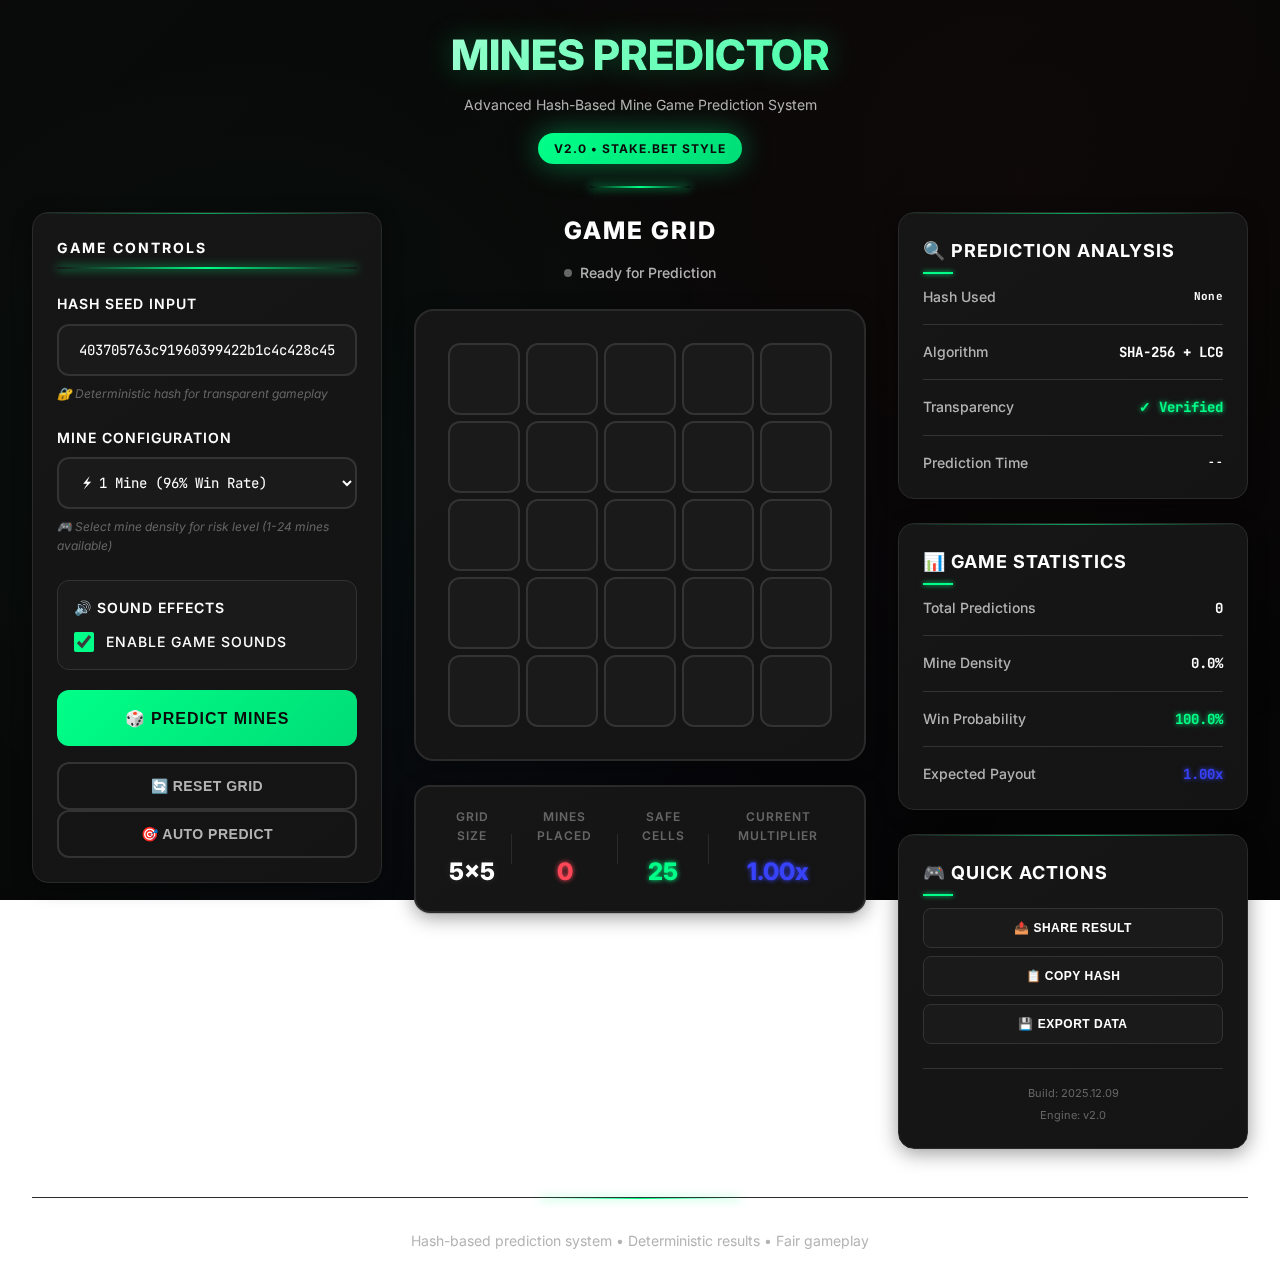
<file: index.html>
<!DOCTYPE html>
<html lang="en">
<head>
    <meta charset="UTF-8">
    <meta name="viewport" content="width=device-width, initial-scale=1.0">
    <title>Mines Game - Stake.bet Style Predictor</title>
    <link rel="preconnect" href="https://fonts.googleapis.com">
    <link rel="preconnect" href="https://fonts.gstatic.com" crossorigin>
    <link href="https://fonts.googleapis.com/css2?family=Inter:wght@400;600;700&family=JetBrains+Mono:wght@400&display=swap" rel="stylesheet">
    <link rel="stylesheet" href="styles.css">
</head>
<body>
    <div class="container">
        <header>
            <div class="header-content">
                <h1 class="display">MINES PREDICTOR</h1>
                <p class="body-secondary">Advanced Hash-Based Mine Game Prediction System</p>
                <div class="version-badge">v2.0 • Stake.bet Style</div>
            </div>
        </header>

        <main class="main-content">
            <div class="control-panel">
                <div class="panel-header">
                    <h3>GAME CONTROLS</h3>
                    <div class="control-divider"></div>
                </div>
                
                <div class="input-group">
                    <label for="hashSeed">Hash Seed Input</label>
                    <input 
                        type="text" 
                        id="hashSeed" 
                        class="input-field" 
                        placeholder="Enter hash seed for prediction..."
                        maxlength="64"
                    >
                    <small class="input-hint">🔐 Deterministic hash for transparent gameplay</small>
                </div>

                <div class="input-group">
                    <label for="mineAmount">Mine Configuration</label>
                    <select id="mineAmount" class="input-field">
                        <option value="1">⚡ 1 Mine (96% Win Rate)</option>
                        <option value="2">💎 2 Mines (92% Win Rate)</option>
                        <option value="3">🎯 3 Mines (88% Win Rate)</option>
                        <option value="4">🔥 4 Mines (84% Win Rate)</option>
                        <option value="5">⭐ 5 Mines (80% Win Rate)</option>
                        <option value="6">💫 6 Mines (76% Win Rate)</option>
                        <option value="7">🌟 7 Mines (72% Win Rate)</option>
                        <option value="8">✨ 8 Mines (68% Win Rate)</option>
                        <option value="9">🎪 9 Mines (64% Win Rate)</option>
                        <option value="10">💥 10 Mines (60% Win Rate)</option>
                        <option value="11">🎭 11 Mines (56% Win Rate)</option>
                        <option value="12">🎨 12 Mines (52% Win Rate)</option>
                        <option value="13">🎪 13 Mines (48% Win Rate)</option>
                        <option value="14">🎯 14 Mines (44% Win Rate)</option>
                        <option value="15">⚠️ 15 Mines (40% Win Rate)</option>
                        <option value="16">🎪 16 Mines (36% Win Rate)</option>
                        <option value="17">🎭 17 Mines (32% Win Rate)</option>
                        <option value="18">🎨 18 Mines (28% Win Rate)</option>
                        <option value="19">💫 19 Mines (24% Win Rate)</option>
                        <option value="20">🚨 20 Mines (20% Win Rate)</option>
                        <option value="21">🔥 21 Mines (16% Win Rate)</option>
                        <option value="22">💀 22 Mines (12% Win Rate)</option>
                        <option value="23">☠️ 23 Mines (8% Win Rate)</option>
                        <option value="24">💥 24 Mines (4% Win Rate)</option>
                    </select>
                    <small class="input-hint">🎮 Select mine density for risk level (1-24 mines available)</small>
                </div>

                <div class="sound-controls">
                    <label>🔊 Sound Effects</label>
                    <div class="sound-toggle">
                        <input type="checkbox" id="soundEnabled" checked>
                        <label for="soundEnabled">Enable Game Sounds</label>
                    </div>
                </div>

                <button id="predictBtn" class="cta-button">
                    🎲 PREDICT MINES
                </button>

                <button id="resetBtn" class="secondary-button">
                    🔄 RESET GRID
                </button>

                <button id="autoBtn" class="secondary-button">
                    🎯 AUTO PREDICT
                </button>
            </div>

            <div class="game-section">
                <div class="game-header">
                    <h2>GAME GRID</h2>
                    <div class="game-status" id="gameStatus">
                        <span class="status-indicator"></span>
                        <span>Ready for Prediction</span>
                    </div>
                </div>
                
                <div class="game-grid" id="gameGrid">
                    <!-- Grid cells will be generated by JavaScript -->
                </div>
                
                <div class="game-info">
                    <div class="info-item">
                        <span class="info-label">Grid Size</span>
                        <span class="info-value" id="gridSize">5×5</span>
                    </div>
                    <div class="info-item">
                        <span class="info-label">Mines Placed</span>
                        <span class="info-value text-danger" id="minesCount">0</span>
                    </div>
                    <div class="info-item">
                        <span class="info-label">Safe Cells</span>
                        <span class="info-value text-accent" id="safeCount">25</span>
                    </div>
                    <div class="info-item">
                        <span class="info-label">Current Multiplier</span>
                        <span class="info-value text-neutral" id="currentMultiplier">1.00x</span>
                    </div>
                </div>
            </div>

            <div class="statistics-panel">
                <div class="stat-card">
                    <h3>🔍 Prediction Analysis</h3>
                    <div class="stat-item">
                        <span class="stat-label">Hash Used</span>
                        <span class="stat-value mono" id="usedHash">None</span>
                    </div>
                    <div class="stat-item">
                        <span class="stat-label">Algorithm</span>
                        <span class="stat-value">SHA-256 + LCG</span>
                    </div>
                    <div class="stat-item">
                        <span class="stat-label">Transparency</span>
                        <span class="stat-value accent">✓ Verified</span>
                    </div>
                    <div class="stat-item">
                        <span class="stat-label">Prediction Time</span>
                        <span class="stat-value mono" id="predictionTime">--</span>
                    </div>
                </div>

                <div class="stat-card">
                    <h3>📊 Game Statistics</h3>
                    <div class="stat-item">
                        <span class="stat-label">Total Predictions</span>
                        <span class="stat-value" id="totalPredictions">0</span>
                    </div>
                    <div class="stat-item">
                        <span class="stat-label">Mine Density</span>
                        <span class="stat-value" id="mineDensity">0%</span>
                    </div>
                    <div class="stat-item">
                        <span class="stat-label">Win Probability</span>
                        <span class="stat-value text-accent" id="winProbability">100%</span>
                    </div>
                    <div class="stat-item">
                        <span class="stat-label">Expected Payout</span>
                        <span class="stat-value text-neutral" id="expectedPayout">1.00x</span>
                    </div>
                </div>

                <div class="stat-card">
                    <h3>🎮 Quick Actions</h3>
                    <button class="action-btn" id="shareBtn">
                        📤 Share Result
                    </button>
                    <button class="action-btn" id="copyHashBtn">
                        📋 Copy Hash
                    </button>
                    <button class="action-btn" id="exportBtn">
                        💾 Export Data
                    </button>
                    <div class="version-info">
                        <small>Build: 2025.12.09</small>
                        <small>Engine: v2.0</small>
                    </div>
                </div>
            </div>
        </main>

        <footer>
            <p class="body-secondary">
                Hash-based prediction system • Deterministic results • Fair gameplay
            </p>
        </footer>
    </div>

    <script src="sounds.js"></script>
    <script src="script.js"></script>
</body>
</html>
</file>
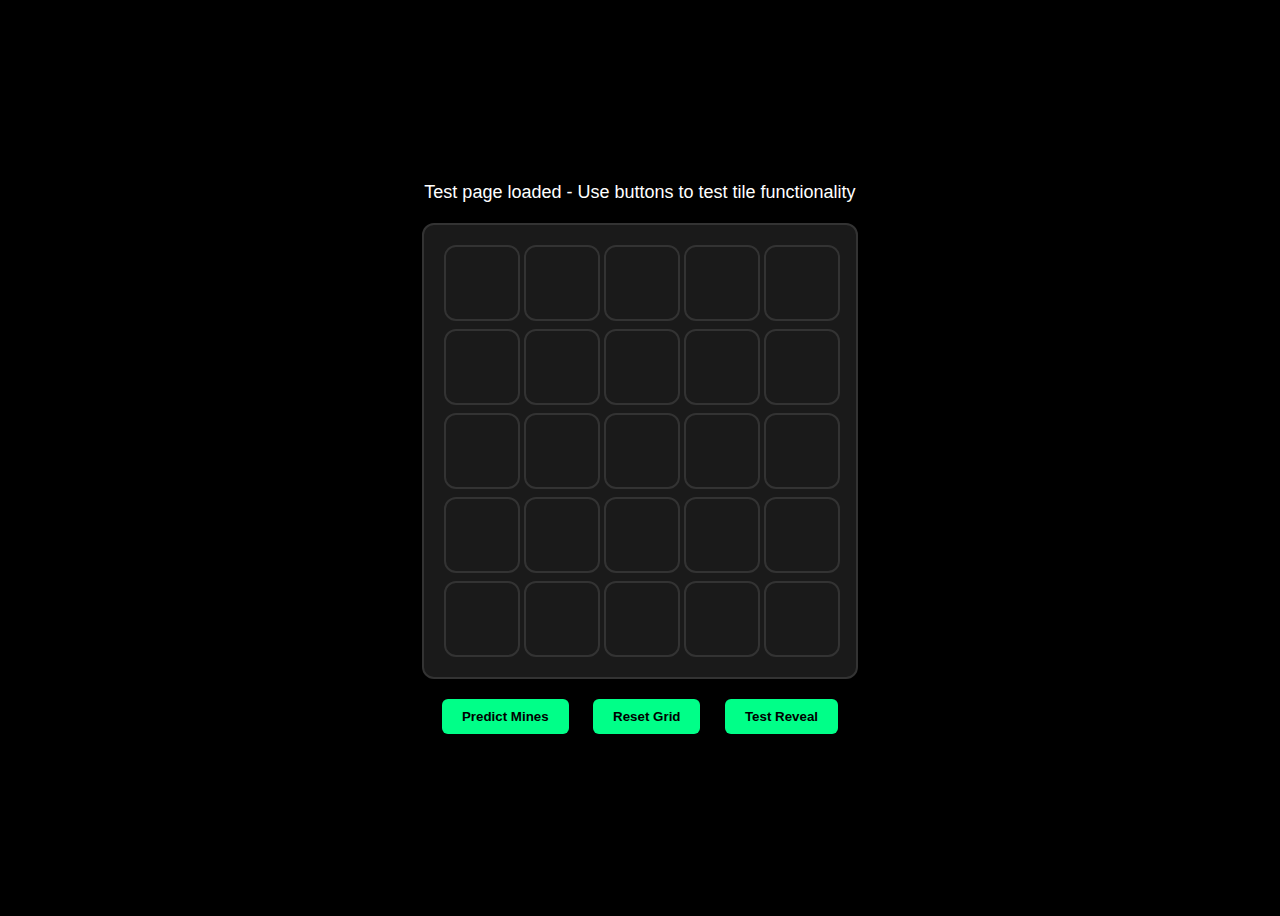
<file: test_tiles.html>
<!DOCTYPE html>
<html lang="en">
<head>
    <meta charset="UTF-8">
    <meta name="viewport" content="width=device-width, initial-scale=1.0">
    <title>Tile Test</title>
    <style>
        body {
            background: #000;
            color: #fff;
            font-family: Arial, sans-serif;
            display: flex;
            flex-direction: column;
            align-items: center;
            justify-content: center;
            min-height: 100vh;
        }
        .game-grid {
            display: grid;
            grid-template-columns: repeat(5, 72px);
            gap: 8px;
            padding: 20px;
            background: #1a1a1a;
            border-radius: 12px;
            border: 2px solid #333;
        }
        .grid-cell {
            width: 72px;
            height: 72px;
            background: #1a1a1a;
            border: 2px solid #333;
            border-radius: 12px;
            cursor: pointer;
            display: flex;
            align-items: center;
            justify-content: center;
            transition: all 0.3s ease;
        }
        .grid-cell:hover {
            border-color: #00ff88;
            box-shadow: 0 0 20px rgba(0, 255, 136, 0.4);
            transform: translateY(-3px);
        }
        .grid-cell.predicted-safe {
            background: linear-gradient(135deg, rgba(0, 255, 136, 0.2), rgba(0, 255, 136, 0.1));
            border-color: #00ff88;
            box-shadow: 0 0 30px rgba(0, 255, 136, 0.4);
        }
        .grid-cell.predicted-mine {
            background: linear-gradient(135deg, rgba(255, 71, 87, 0.2), rgba(255, 71, 87, 0.1));
            border-color: #ff4757;
            box-shadow: 0 0 30px rgba(255, 71, 87, 0.4);
        }
        .grid-cell.revealed-safe {
            background: linear-gradient(135deg, rgba(0, 255, 136, 0.3), rgba(0, 255, 136, 0.2));
            border-color: #00ff88;
            box-shadow: 0 0 30px rgba(0, 255, 136, 0.4), inset 0 0 20px rgba(0, 255, 136, 0.2);
        }
        .grid-cell.revealed-mine {
            background: linear-gradient(135deg, rgba(255, 71, 87, 0.3), rgba(255, 71, 87, 0.2));
            border-color: #ff4757;
            box-shadow: 0 0 30px rgba(255, 71, 87, 0.4), inset 0 0 20px rgba(255, 71, 87, 0.2);
        }
        .status {
            margin-bottom: 20px;
            font-size: 18px;
        }
        .controls {
            margin-top: 20px;
        }
        button {
            background: #00ff88;
            color: #000;
            border: none;
            padding: 10px 20px;
            margin: 0 10px;
            border-radius: 6px;
            cursor: pointer;
            font-weight: bold;
        }
        button:hover {
            background: #00dd77;
        }
    </style>
</head>
<body>
    <div class="status" id="status">Click tiles to test interaction</div>
    <div class="game-grid" id="testGrid"></div>
    <div class="controls">
        <button onclick="predictMines()">Predict Mines</button>
        <button onclick="resetGrid()">Reset Grid</button>
        <button onclick="testReveal()">Test Reveal</button>
    </div>

    <script>
        // Create test grid
        const grid = document.getElementById('testGrid');
        const status = document.getElementById('status');
        
        // Create 25 cells
        for (let i = 0; i < 25; i++) {
            const cell = document.createElement('div');
            cell.className = 'grid-cell';
            cell.dataset.index = i;
            cell.addEventListener('click', () => revealCell(i));
            grid.appendChild(cell);
        }
        
        let minePositions = new Set();
        let revealedCells = new Set();
        
        function predictMines() {
            // Clear previous state
            minePositions.clear();
            revealedCells.clear();
            
            // Generate random mine positions
            while (minePositions.size < 3) {
                minePositions.add(Math.floor(Math.random() * 25));
            }
            
            // Update grid
            document.querySelectorAll('.grid-cell').forEach((cell, index) => {
                cell.className = 'grid-cell';
                if (minePositions.has(index)) {
                    cell.classList.add('predicted-mine');
                    cell.innerHTML = '💣';
                } else {
                    cell.classList.add('predicted-safe');
                    cell.innerHTML = '💎';
                }
            });
            
            status.textContent = `Predicted ${minePositions.size} mines - Click tiles to reveal`;
        }
        
        function revealCell(index) {
            if (revealedCells.has(index)) return;
            
            revealedCells.add(index);
            const cell = document.querySelector(`[data-index="${index}"]`);
            
            if (minePositions.has(index)) {
                cell.className = 'grid-cell revealed-mine';
                cell.innerHTML = '💣';
                status.textContent = '💥 Mine hit! Game over!';
            } else {
                cell.className = 'grid-cell revealed-safe';
                cell.innerHTML = '💎';
                status.textContent = `✅ Safe! ${revealedCells.size - minePositions.size} safe tiles revealed`;
            }
        }
        
        function resetGrid() {
            minePositions.clear();
            revealedCells.clear();
            
            document.querySelectorAll('.grid-cell').forEach(cell => {
                cell.className = 'grid-cell';
                cell.innerHTML = '';
            });
            
            status.textContent = 'Grid reset - Click tiles to test interaction';
        }
        
        function testReveal() {
            resetGrid();
            // Test all states
            const cells = document.querySelectorAll('.grid-cell');
            cells[0].classList.add('predicted-mine');
            cells[0].innerHTML = '💣';
            cells[1].classList.add('predicted-safe');
            cells[1].innerHTML = '💎';
            cells[2].classList.add('revealed-mine');
            cells[2].innerHTML = '💣';
            cells[3].classList.add('revealed-safe');
            cells[3].innerHTML = '💎';
            
            status.textContent = 'Test states applied - Check all tile styles';
        }
        
        // Initialize
        status.textContent = 'Test page loaded - Use buttons to test tile functionality';
    </script>
</body>
</html>
</file>
<file: styles.css>
/* Stake.bet Inspired Dark Theme CSS */
:root {
    /* Stake.bet Color Palette */
    --bg-primary: #0a0a0a;
    --bg-secondary: #141414;
    --bg-tertiary: #1a1a1a;
    --bg-card: #161616;
    --bg-card-hover: #1d1d1d;
    
    /* Neon Colors */
    --neon-green: #00ff88;
    --neon-green-hover: #00dd77;
    --neon-green-glow: rgba(0, 255, 136, 0.4);
    --neon-red: #ff4757;
    --neon-red-hover: #ff3838;
    --neon-red-glow: rgba(255, 71, 87, 0.4);
    --neon-blue: #3742fa;
    --neon-yellow: #ffa502;
    
    /* Text Colors */
    --text-primary: #ffffff;
    --text-secondary: #b3b3b3;
    --text-muted: #666666;
    --text-accent: var(--neon-green);
    
    /* Borders */
    --border-primary: #2a2a2a;
    --border-secondary: #333333;
    --border-accent: var(--neon-green);
    
    /* Shadows & Glows */
    --shadow-card: 0 4px 20px rgba(0, 0, 0, 0.4);
    --shadow-neon: 0 0 30px var(--neon-green-glow);
    --shadow-red: 0 0 30px var(--neon-red-glow);
    --shadow-soft: 0 2px 10px rgba(0, 0, 0, 0.3);
    
    /* Typography */
    --font-primary: 'Inter', -apple-system, BlinkMacSystemFont, 'Segoe UI', Roboto, sans-serif;
    --font-mono: 'JetBrains Mono', 'Monaco', 'Consolas', monospace;
}

/* Reset and Base Styles */
* {
    margin: 0;
    padding: 0;
    box-sizing: border-box;
}

body {
    font-family: var(--font-primary);
    background: linear-gradient(135deg, var(--bg-primary) 0%, #050505 100%);
    color: var(--text-primary);
    line-height: 1.6;
    min-height: 100vh;
    background-attachment: fixed;
    position: relative;
}

body::before {
    content: '';
    position: fixed;
    top: 0;
    left: 0;
    width: 100%;
    height: 100%;
    background: radial-gradient(circle at 20% 50%, rgba(0, 255, 136, 0.03) 0%, transparent 50%),
                radial-gradient(circle at 80% 20%, rgba(255, 71, 87, 0.03) 0%, transparent 50%),
                radial-gradient(circle at 40% 80%, rgba(55, 66, 250, 0.03) 0%, transparent 50%);
    pointer-events: none;
    z-index: -1;
}

/* Typography */
.display {
    font-size: 42px;
    font-weight: 800;
    line-height: 1.1;
    letter-spacing: -2%;
    margin-bottom: 12px;
    background: linear-gradient(135deg, var(--text-primary) 0%, var(--neon-green) 100%);
    -webkit-background-clip: text;
    -webkit-text-fill-color: transparent;
    background-clip: text;
    text-shadow: 0 0 30px rgba(0, 255, 136, 0.3);
}

.heading-2 {
    font-size: 28px;
    font-weight: 700;
    line-height: 1.2;
    letter-spacing: -1%;
    margin-bottom: 16px;
}

.heading-3 {
    font-size: 20px;
    font-weight: 600;
    line-height: 1.3;
    margin-bottom: 12px;
}

.body-primary {
    font-size: 16px;
    font-weight: 400;
    line-height: 1.6;
}

.body-secondary {
    font-size: 14px;
    font-weight: 400;
    line-height: 1.6;
    color: var(--text-secondary);
}

.mono {
    font-family: var(--font-mono);
    font-size: 14px;
    font-weight: 500;
    letter-spacing: 0.5px;
}

/* Layout */
.container {
    max-width: 1400px;
    margin: 0 auto;
    padding: 32px;
    min-height: 100vh;
    display: flex;
    flex-direction: column;
    position: relative;
}

header {
    text-align: center;
    margin-bottom: 48px;
    position: relative;
}

header::after {
    content: '';
    position: absolute;
    bottom: -24px;
    left: 50%;
    transform: translateX(-50%);
    width: 100px;
    height: 2px;
    background: linear-gradient(90deg, transparent, var(--neon-green), transparent);
    box-shadow: 0 0 10px var(--neon-green);
}

header p {
    margin-top: 16px;
    font-size: 16px;
    color: var(--text-secondary);
}

.main-content {
    display: grid;
    grid-template-columns: 350px 1fr 350px;
    gap: 32px;
    flex: 1;
    align-items: start;
}

/* Cards */
.control-panel, .stat-card {
    background: linear-gradient(145deg, var(--bg-card) 0%, var(--bg-secondary) 100%);
    border: 1px solid var(--border-primary);
    border-radius: 16px;
    padding: 24px;
    box-shadow: var(--shadow-card);
    backdrop-filter: blur(10px);
    position: relative;
    overflow: hidden;
    transition: all 300ms ease;
}

.control-panel::before, .stat-card::before {
    content: '';
    position: absolute;
    top: 0;
    left: 0;
    right: 0;
    height: 1px;
    background: linear-gradient(90deg, transparent, var(--neon-green), transparent);
    opacity: 0.6;
}

.control-panel:hover, .stat-card:hover {
    border-color: var(--neon-green);
    box-shadow: var(--shadow-neon), var(--shadow-card);
    transform: translateY(-2px);
}

.control-panel {
    height: fit-content;
    position: sticky;
    top: 32px;
}

/* Panel header */
.panel-header {
    margin-bottom: 24px;
}

.panel-header h3 {
    font-size: 14px;
    font-weight: 700;
    color: var(--text-primary);
    text-transform: uppercase;
    letter-spacing: 2px;
    margin-bottom: 8px;
}

.control-divider {
    height: 2px;
    background: linear-gradient(90deg, transparent, var(--neon-green), transparent);
    box-shadow: 0 0 10px var(--neon-green);
    border-radius: 1px;
}

/* Sound controls */
.sound-controls {
    margin: 20px 0;
    padding: 16px;
    background: var(--bg-tertiary);
    border: 1px solid var(--border-secondary);
    border-radius: 12px;
}

.sound-controls label {
    display: block;
    margin-bottom: 12px;
    color: var(--text-primary);
    font-weight: 600;
    font-size: 14px;
    text-transform: uppercase;
    letter-spacing: 1px;
}

.sound-toggle {
    display: flex;
    align-items: center;
    gap: 12px;
}

.sound-toggle input[type="checkbox"] {
    width: 20px;
    height: 20px;
    accent-color: var(--neon-green);
}

.sound-toggle label {
    margin: 0;
    font-size: 14px;
    font-weight: 500;
    cursor: pointer;
}

/* Input Fields */
.input-group {
    margin-bottom: 24px;
}

.input-group:last-child {
    margin-bottom: 0;
}

.input-group label {
    display: block;
    margin-bottom: 8px;
    color: var(--text-primary);
    font-weight: 600;
    font-size: 14px;
    text-transform: uppercase;
    letter-spacing: 1px;
}

.input-field {
    width: 100%;
    height: 52px;
    background: var(--bg-tertiary);
    border: 2px solid var(--border-secondary);
    border-radius: 12px;
    color: var(--text-primary);
    font-family: var(--font-mono);
    font-size: 14px;
    padding: 0 20px;
    transition: all 300ms ease;
    position: relative;
}

.input-field:focus {
    outline: none;
    border-color: var(--neon-green);
    box-shadow: var(--shadow-neon);
    background: var(--bg-card);
}

.input-field:hover {
    border-color: var(--neon-green);
    box-shadow: 0 0 15px rgba(0, 255, 136, 0.2);
}

.input-hint {
    display: block;
    margin-top: 8px;
    font-size: 12px;
    color: var(--text-muted);
    font-style: italic;
}

/* Buttons */
.cta-button {
    width: 100%;
    height: 56px;
    background: linear-gradient(135deg, var(--neon-green) 0%, var(--neon-green-hover) 100%);
    color: var(--bg-primary);
    border: none;
    border-radius: 12px;
    font-size: 16px;
    font-weight: 700;
    cursor: pointer;
    transition: all 300ms ease;
    margin-bottom: 16px;
    text-transform: uppercase;
    letter-spacing: 1px;
    position: relative;
    overflow: hidden;
}

.cta-button::before {
    content: '';
    position: absolute;
    top: 0;
    left: -100%;
    width: 100%;
    height: 100%;
    background: linear-gradient(90deg, transparent, rgba(255, 255, 255, 0.2), transparent);
    transition: left 0.5s ease;
}

.cta-button:hover {
    transform: translateY(-2px);
    box-shadow: var(--shadow-neon);
    filter: brightness(1.1);
}

.cta-button:hover::before {
    left: 100%;
}

.cta-button:active {
    transform: translateY(0);
}

.secondary-button {
    width: 100%;
    height: 48px;
    background: transparent;
    color: var(--text-secondary);
    border: 2px solid var(--border-secondary);
    border-radius: 12px;
    font-size: 14px;
    font-weight: 600;
    cursor: pointer;
    transition: all 300ms ease;
    text-transform: uppercase;
    letter-spacing: 0.5px;
}

.secondary-button:hover {
    border-color: var(--neon-green);
    color: var(--text-primary);
    box-shadow: var(--shadow-neon);
    transform: translateY(-1px);
}

/* Game Section */
.game-section {
    display: flex;
    flex-direction: column;
    align-items: center;
    position: relative;
}

.game-header {
    text-align: center;
    margin-bottom: 24px;
}

.game-header h2 {
    font-size: 24px;
    font-weight: 800;
    color: var(--text-primary);
    text-transform: uppercase;
    letter-spacing: 2px;
    margin-bottom: 12px;
}

.game-status {
    display: flex;
    align-items: center;
    justify-content: center;
    gap: 8px;
    font-size: 14px;
    color: var(--text-secondary);
    font-weight: 500;
}

.status-indicator {
    width: 8px;
    height: 8px;
    border-radius: 50%;
    background: var(--text-muted);
    transition: all 300ms ease;
}

.status-indicator.loading {
    background: var(--neon-yellow);
    animation: pulse 1.5s infinite;
}

.status-indicator.success {
    background: var(--neon-green);
    box-shadow: 0 0 8px var(--neon-green);
}

.status-indicator.error {
    background: var(--neon-red);
    box-shadow: 0 0 8px var(--neon-red);
}

@keyframes pulse {
    0%, 100% { opacity: 0.6; transform: scale(1); }
    50% { opacity: 1; transform: scale(1.2); }
}

.game-grid {
    display: grid;
    grid-template-columns: repeat(5, 72px);
    gap: 6px;
    padding: 32px;
    background: linear-gradient(145deg, var(--bg-card) 0%, var(--bg-secondary) 100%);
    border: 2px solid var(--border-primary);
    border-radius: 20px;
    margin-bottom: 24px;
    box-shadow: var(--shadow-card);
    position: relative;
}

.game-grid::before {
    content: '';
    position: absolute;
    inset: -2px;
    background: linear-gradient(45deg, var(--neon-green), transparent, var(--neon-red), transparent, var(--neon-green));
    border-radius: 20px;
    opacity: 0;
    transition: opacity 300ms ease;
    z-index: -1;
}

.game-grid:hover::before {
    opacity: 0.1;
}

.grid-cell {
    width: 72px;
    height: 72px;
    background: var(--bg-tertiary);
    border: 2px solid var(--border-secondary);
    border-radius: 12px;
    cursor: pointer;
    transition: all 300ms cubic-bezier(0.4, 0, 0.2, 1);
    display: flex;
    align-items: center;
    justify-content: center;
    position: relative;
    font-size: 28px;
    overflow: hidden;
}

.grid-cell::before {
    content: '';
    position: absolute;
    inset: 0;
    background: linear-gradient(45deg, var(--neon-green), transparent, var(--neon-red));
    opacity: 0;
    transition: opacity 300ms ease;
    border-radius: 12px;
}

.grid-cell:hover {
    border-color: var(--neon-green);
    box-shadow: var(--shadow-neon);
    transform: translateY(-3px) scale(1.05);
}

.grid-cell:hover::before {
    opacity: 0.1;
}

.grid-cell.predicted-safe {
    background: linear-gradient(135deg, rgba(0, 255, 136, 0.2) 0%, rgba(0, 255, 136, 0.1) 100%);
    border-color: var(--neon-green);
    box-shadow: var(--shadow-neon);
    animation: pulseGreen 2s infinite;
}

.grid-cell.predicted-mine {
    background: linear-gradient(135deg, rgba(255, 71, 87, 0.2) 0%, rgba(255, 71, 87, 0.1) 100%);
    border-color: var(--neon-red);
    box-shadow: var(--shadow-red);
    animation: pulseRed 2s infinite;
}

.grid-cell .cell-icon {
    width: 32px;
    height: 32px;
    filter: drop-shadow(0 0 10px currentColor);
}

/* Icon specific styles */
.grid-cell .icon-bomb {
    color: var(--neon-red);
    filter: drop-shadow(0 0 15px var(--neon-red));
}

.grid-cell .icon-gem {
    color: var(--neon-green);
    filter: drop-shadow(0 0 15px var(--neon-green));
}

/* Revealed cell states */
.grid-cell.revealed-safe {
    background: linear-gradient(135deg, rgba(0, 255, 136, 0.3) 0%, rgba(0, 255, 136, 0.2) 100%);
    border-color: var(--neon-green);
    box-shadow: var(--shadow-neon), inset 0 0 20px rgba(0, 255, 136, 0.2);
    animation: safeReveal 0.5s ease-out;
}

.grid-cell.revealed-mine {
    background: linear-gradient(135deg, rgba(255, 71, 87, 0.3) 0%, rgba(255, 71, 87, 0.2) 100%);
    border-color: var(--neon-red);
    box-shadow: var(--shadow-red), inset 0 0 20px rgba(255, 71, 87, 0.2);
    animation: mineReveal 0.5s ease-out;
}

/* Loading animation for game grid */
.game-grid.loading {
    opacity: 0.7;
    pointer-events: none;
}

.game-grid.loading .grid-cell {
    animation: loadingPulse 1.5s ease-in-out infinite;
}

@keyframes pulseGreen {
    0%, 100% { box-shadow: var(--shadow-neon); }
    50% { box-shadow: 0 0 40px var(--neon-green-glow); }
}

@keyframes pulseRed {
    0%, 100% { box-shadow: var(--shadow-red); }
    50% { box-shadow: 0 0 40px var(--neon-red-glow); }
}

@keyframes safeReveal {
    0% {
        transform: scale(0.8);
        opacity: 0;
    }
    50% {
        transform: scale(1.1);
        opacity: 0.8;
    }
    100% {
        transform: scale(1);
        opacity: 1;
    }
}

@keyframes mineReveal {
    0% {
        transform: scale(0.8);
        opacity: 0;
    }
    50% {
        transform: scale(1.2);
        opacity: 0.9;
    }
    100% {
        transform: scale(1);
        opacity: 1;
    }
}

@keyframes loadingPulse {
    0%, 100% {
        border-color: var(--border-secondary);
        transform: scale(1);
    }
    50% {
        border-color: var(--neon-green);
        transform: scale(1.02);
    }
}

/* Game Info */
.game-info {
    display: flex;
    gap: 32px;
    background: linear-gradient(145deg, var(--bg-card) 0%, var(--bg-secondary) 100%);
    border: 2px solid var(--border-primary);
    border-radius: 16px;
    padding: 20px 32px;
    box-shadow: var(--shadow-card);
    backdrop-filter: blur(10px);
}

.info-item {
    display: flex;
    flex-direction: column;
    align-items: center;
    text-align: center;
    position: relative;
}

.info-item::after {
    content: '';
    position: absolute;
    right: -16px;
    top: 50%;
    transform: translateY(-50%);
    width: 1px;
    height: 30px;
    background: var(--border-primary);
}

.info-item:last-child::after {
    display: none;
}

.info-label {
    font-size: 12px;
    color: var(--text-muted);
    margin-bottom: 8px;
    text-transform: uppercase;
    letter-spacing: 1px;
    font-weight: 600;
}

.info-value {
    font-size: 24px;
    font-weight: 800;
    color: var(--text-primary);
    text-shadow: 0 0 10px rgba(255, 255, 255, 0.1);
}

/* Statistics Panel */
.statistics-panel {
    display: flex;
    flex-direction: column;
    gap: 24px;
}

.stat-card h3 {
    margin-bottom: 20px;
    color: var(--text-primary);
    font-size: 18px;
    font-weight: 700;
    text-transform: uppercase;
    letter-spacing: 1px;
    position: relative;
}

.stat-card h3::after {
    content: '';
    position: absolute;
    bottom: -8px;
    left: 0;
    width: 30px;
    height: 2px;
    background: var(--neon-green);
    box-shadow: 0 0 5px var(--neon-green);
}

.stat-item {
    display: flex;
    justify-content: space-between;
    align-items: center;
    margin-bottom: 16px;
    padding-bottom: 16px;
    border-bottom: 1px solid var(--border-secondary);
    transition: all 300ms ease;
}

.stat-item:hover {
    border-bottom-color: var(--neon-green);
    transform: translateX(4px);
}

.stat-item:last-child {
    margin-bottom: 0;
    padding-bottom: 0;
    border-bottom: none;
}

.stat-label {
    font-size: 14px;
    color: var(--text-secondary);
    font-weight: 500;
}

.stat-value {
    font-size: 14px;
    font-weight: 700;
    color: var(--text-primary);
    font-family: var(--font-mono);
}

.stat-value.accent {
    color: var(--neon-green);
    text-shadow: 0 0 5px var(--neon-green);
}

.stat-value.mono {
    font-size: 11px;
    word-break: break-all;
    text-align: right;
    max-width: 140px;
    letter-spacing: 0.3px;
}

/* Quick action buttons */
.action-btn {
    width: 100%;
    height: 40px;
    background: var(--bg-tertiary);
    border: 1px solid var(--border-secondary);
    border-radius: 8px;
    color: var(--text-primary);
    font-size: 12px;
    font-weight: 600;
    cursor: pointer;
    transition: all 300ms ease;
    margin-bottom: 8px;
    text-transform: uppercase;
    letter-spacing: 0.5px;
}

.action-btn:hover {
    border-color: var(--neon-green);
    color: var(--neon-green);
    box-shadow: 0 0 15px rgba(0, 255, 136, 0.2);
    transform: translateY(-1px);
}

.action-btn:last-child {
    margin-bottom: 16px;
}

.version-info {
    margin-top: 16px;
    padding-top: 16px;
    border-top: 1px solid var(--border-secondary);
    text-align: center;
}

.version-info small {
    display: block;
    color: var(--text-muted);
    font-size: 11px;
    margin-bottom: 4px;
}

.version-info small:last-child {
    margin-bottom: 0;
}

/* Header enhancements */
.header-content {
    position: relative;
}

.version-badge {
    display: inline-block;
    background: linear-gradient(135deg, var(--neon-green), var(--neon-green-hover));
    color: var(--bg-primary);
    padding: 6px 16px;
    border-radius: 20px;
    font-size: 12px;
    font-weight: 700;
    text-transform: uppercase;
    letter-spacing: 1px;
    margin-top: 16px;
    box-shadow: var(--shadow-neon);
    animation: glowPulse 2s ease-in-out infinite;
}

@keyframes glowPulse {
    0%, 100% { box-shadow: 0 0 20px var(--neon-green-glow); }
    50% { box-shadow: 0 0 30px var(--neon-green-glow); }
}

/* Footer */
footer {
    margin-top: 48px;
    text-align: center;
    padding-top: 32px;
    border-top: 1px solid var(--border-primary);
    position: relative;
}

footer::before {
    content: '';
    position: absolute;
    top: 0;
    left: 50%;
    transform: translateX(-50%);
    width: 200px;
    height: 1px;
    background: linear-gradient(90deg, transparent, var(--neon-green), transparent);
    box-shadow: 0 0 10px var(--neon-green);
}

/* Responsive Design */
@media (max-width: 1200px) {
    .main-content {
        grid-template-columns: 1fr;
        gap: 24px;
    }
    
    .control-panel {
        position: static;
    }
}

@media (max-width: 768px) {
    .container {
        padding: 16px;
    }
    
    .display {
        font-size: 32px;
    }
    
    .main-content {
        gap: 16px;
    }
    
    .control-panel,
    .stat-card {
        padding: 16px;
    }
    
    .game-grid {
        grid-template-columns: repeat(5, 56px);
        gap: 4px;
        padding: 20px;
    }
    
    .grid-cell {
        width: 56px;
        height: 56px;
        font-size: 20px;
    }
    
    .grid-cell .cell-icon {
        width: 24px;
        height: 24px;
    }
    
    .game-info {
        flex-wrap: wrap;
        justify-content: center;
        gap: 16px;
        padding: 16px 20px;
    }
    
    .info-item::after {
        display: none;
    }
}

@media (max-width: 480px) {
    .game-grid {
        grid-template-columns: repeat(5, 48px);
        gap: 3px;
        padding: 16px;
    }
    
    .grid-cell {
        width: 48px;
        height: 48px;
        font-size: 18px;
    }
    
    .grid-cell .cell-icon {
        width: 20px;
        height: 20px;
    }
}

/* Icon styles with enhanced effects */
.icon-gem {
    color: var(--neon-green);
    filter: drop-shadow(0 0 8px var(--neon-green));
    animation: iconFloat 3s ease-in-out infinite;
}

.icon-bomb {
    color: var(--neon-red);
    filter: drop-shadow(0 0 8px var(--neon-red));
    animation: iconShake 2s ease-in-out infinite;
}

@keyframes iconFloat {
    0%, 100% { transform: translateY(0px); }
    50% { transform: translateY(-3px); }
}

@keyframes iconShake {
    0%, 100% { transform: translateX(0px); }
    25% { transform: translateX(-2px); }
    75% { transform: translateX(2px); }
}

/* Enhanced Animations */
@keyframes fadeIn {
    from {
        opacity: 0;
        transform: scale(0.9) translateY(20px);
    }
    to {
        opacity: 1;
        transform: scale(1) translateY(0);
    }
}

@keyframes glowPulse {
    0%, 100% { opacity: 0.6; }
    50% { opacity: 1; }
}

@keyframes slideInUp {
    from {
        opacity: 0;
        transform: translateY(30px);
    }
    to {
        opacity: 1;
        transform: translateY(0);
    }
}

@keyframes neonFlicker {
    0%, 100% { 
        text-shadow: 0 0 5px var(--neon-green), 0 0 10px var(--neon-green), 0 0 15px var(--neon-green);
    }
    50% { 
        text-shadow: 0 0 2px var(--neon-green), 0 0 5px var(--neon-green), 0 0 8px var(--neon-green);
    }
}

.grid-cell.predicted-safe,
.grid-cell.predicted-mine {
    animation: fadeIn 500ms cubic-bezier(0.34, 1.56, 0.64, 1);
}

.display {
    animation: slideInUp 1s ease-out;
}

.control-panel,
.stat-card {
    animation: slideInUp 0.8s ease-out;
}

.game-grid {
    animation: slideInUp 1.2s ease-out;
}

/* Loading states */
.loading {
    position: relative;
    overflow: hidden;
}

.loading::after {
    content: '';
    position: absolute;
    top: 0;
    left: -100%;
    width: 100%;
    height: 100%;
    background: linear-gradient(90deg, transparent, var(--neon-green-glow), transparent);
    animation: loading 1.5s infinite;
}

@keyframes loading {
    0% { left: -100%; }
    100% { left: 100%; }
}

/* Interactive hover effects */
.cta-button:hover {
    animation: neonFlicker 0.5s ease-in-out;
}

/* Better focus states */
.input-field:focus,
.secondary-button:focus,
.action-btn:focus {
    outline: 2px solid var(--neon-green);
    outline-offset: 2px;
}

/* Stake.bet style gradient borders */
.gradient-border {
    position: relative;
    background: var(--bg-card);
}

.gradient-border::before {
    content: '';
    position: absolute;
    inset: 0;
    padding: 2px;
    background: linear-gradient(45deg, var(--neon-green), var(--neon-red), var(--neon-blue));
    border-radius: inherit;
    mask: linear-gradient(#fff 0 0) content-box, linear-gradient(#fff 0 0);
    mask-composite: exclude;
    z-index: -1;
    opacity: 0;
    transition: opacity 300ms ease;
}

.gradient-border:hover::before {
    opacity: 0.7;
}

/* Utility classes */
.text-accent {
    color: var(--neon-green);
    text-shadow: 0 0 5px var(--neon-green);
}

.text-danger {
    color: var(--neon-red);
    text-shadow: 0 0 5px var(--neon-red);
}

.text-neutral {
    color: var(--neon-blue);
    text-shadow: 0 0 5px var(--neon-blue);
}

/* Enhanced grid cell interactions */
.grid-cell {
    user-select: none;
    -webkit-user-select: none;
    -moz-user-select: none;
    -ms-user-select: none;
}

.grid-cell:active {
    transform: translateY(-1px) scale(1.02);
    transition: transform 100ms ease;
}

/* Ensure icons are properly centered */
.grid-cell .cell-icon {
    display: flex;
    align-items: center;
    justify-content: center;
    pointer-events: none;
}

/* Enhanced loading states */
.game-grid.loading .grid-cell {
    pointer-events: none;
    cursor: not-allowed;
}

/* Smooth transitions for all cell states */
.grid-cell {
    will-change: transform, box-shadow, background;
}

/* Ensure proper stacking context for animations */
.grid-cell {
    z-index: 1;
}

.grid-cell.predicted-safe,
.grid-cell.predicted-mine,
.grid-cell.revealed-safe,
.grid-cell.revealed-mine {
    z-index: 2;
}

/* Loading and interactive states */
.loading {
    position: relative;
    overflow: hidden;
}

.loading::after {
    content: '';
    position: absolute;
    top: 0;
    left: -100%;
    width: 100%;
    height: 100%;
    background: linear-gradient(90deg, transparent, var(--neon-green-glow), transparent);
    animation: loading 1.5s infinite;
}

@keyframes loading {
    0% { left: -100%; }
    100% { left: 100%; }
}

/* Neon glow effects */
.neon-glow {
    box-shadow: var(--shadow-neon);
}

.neon-glow-red {
    box-shadow: var(--shadow-red);
}

/* Premium feel enhancements */
.glass-effect {
    background: rgba(22, 22, 22, 0.8);
    backdrop-filter: blur(10px);
    border: 1px solid rgba(255, 255, 255, 0.1);
}

.gradient-border {
    position: relative;
    background: var(--bg-card);
}

.gradient-border::before {
    content: '';
    position: absolute;
    inset: 0;
    padding: 2px;
    background: linear-gradient(45deg, var(--neon-green), var(--neon-red), var(--neon-blue));
    border-radius: inherit;
    mask: linear-gradient(#fff 0 0) content-box, linear-gradient(#fff 0 0);
    mask-composite: exclude;
}
</file>
